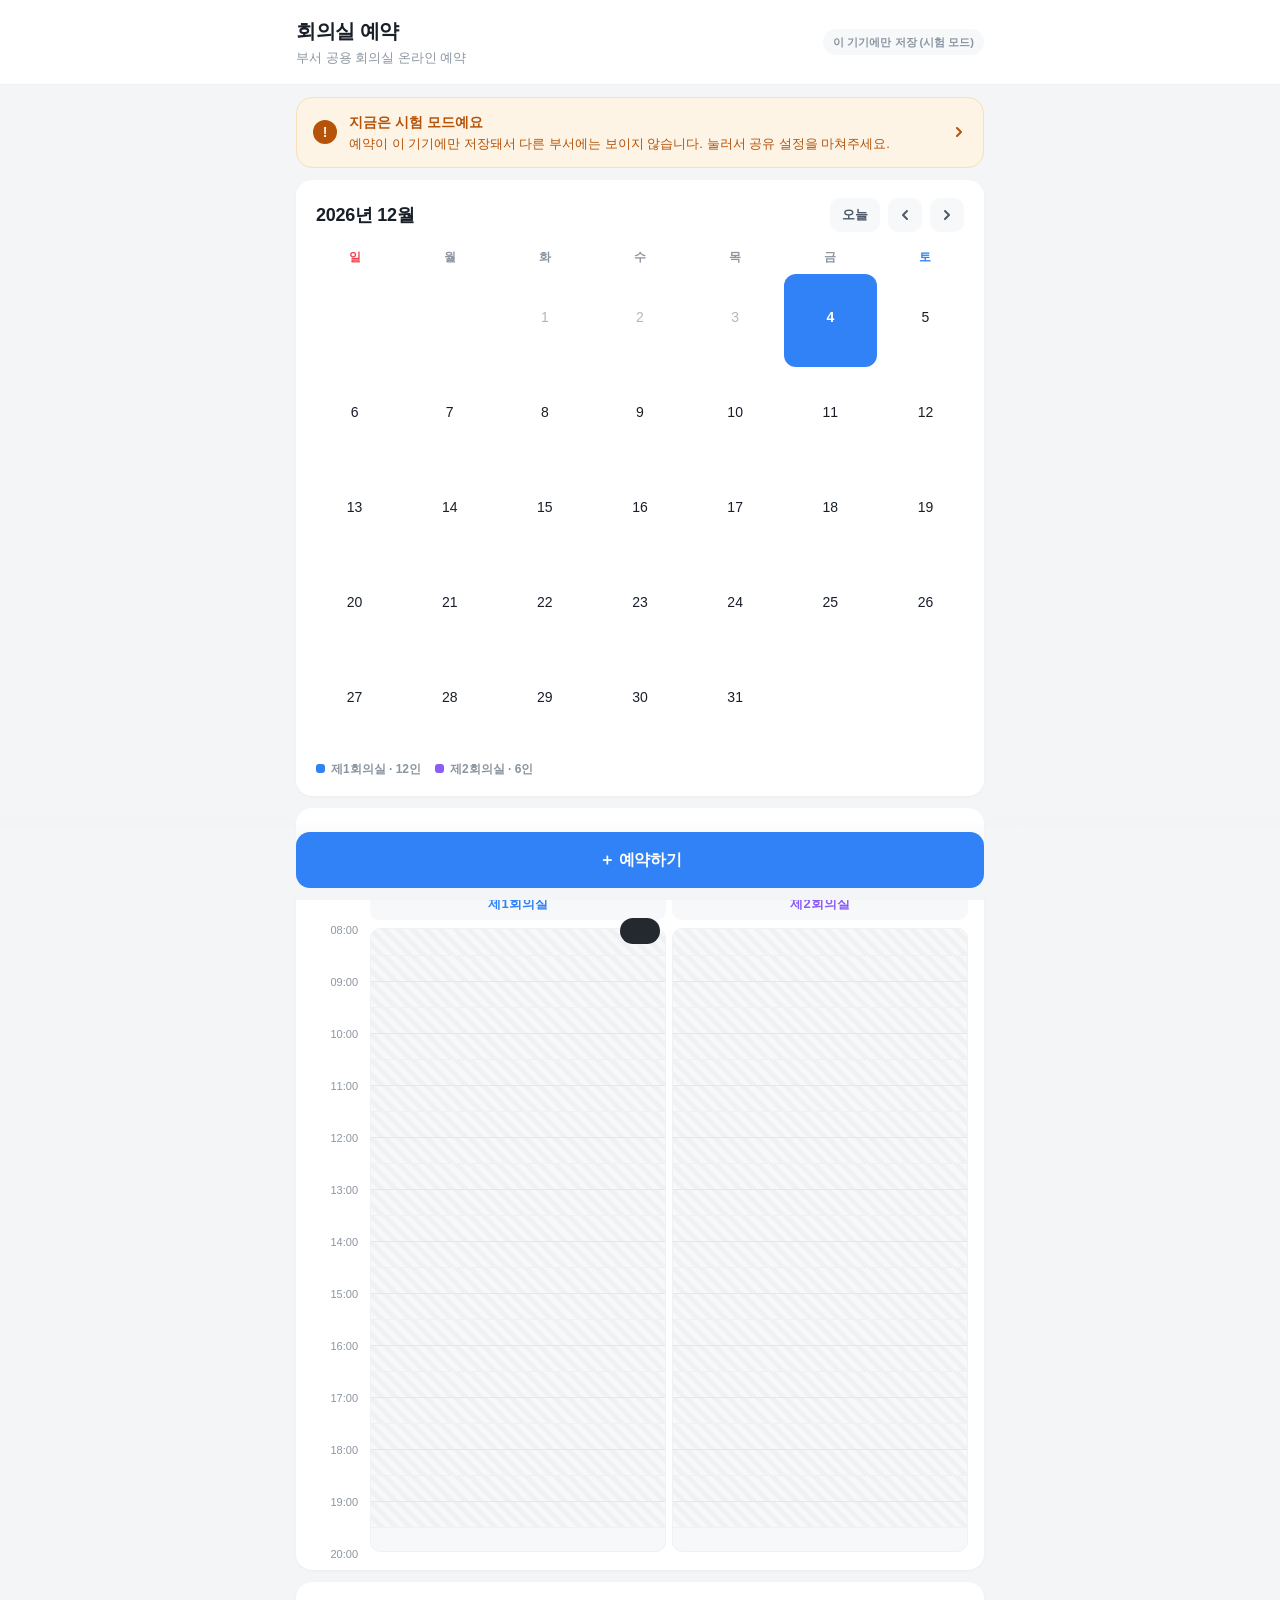
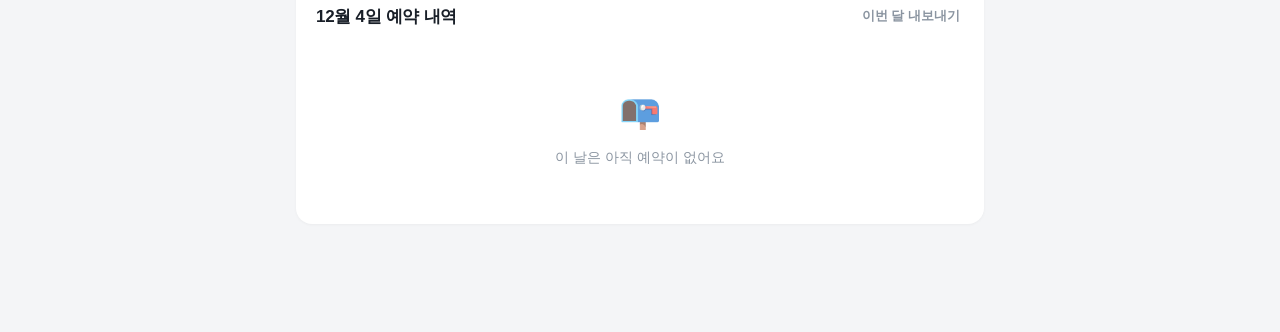
<file: index.html>
<!DOCTYPE html>
<html lang="ko">
<head>
<meta charset="UTF-8">
<meta name="viewport" content="width=device-width, initial-scale=1.0, viewport-fit=cover">
<meta name="theme-color" content="#3182f6">
<title>회의실 예약</title>
<link rel="icon" href="data:image/svg+xml,%3Csvg xmlns='http://www.w3.org/2000/svg' viewBox='0 0 100 100'%3E%3Ctext y='.9em' font-size='90'%3E%F0%9F%93%85%3C/text%3E%3C/svg%3E">
<link rel="stylesheet" href="./assets/style.css">
</head>
<body>

<header class="app-header">
  <div class="wrap">
    <div>
      <h1 id="appTitle">회의실 예약</h1>
      <p id="appSubtitle"></p>
    </div>
    <span class="storage-badge" id="storageBadge">불러오는 중…</span>
  </div>
</header>

<main class="wrap">
  <a class="mode-banner" id="modeBanner" href="./setup.html" hidden>
    <span class="mode-banner-mark">!</span>
    <span class="mode-banner-text">
      <b>지금은 시험 모드예요</b>
      예약이 이 기기에만 저장돼서 다른 부서에는 보이지 않습니다. 눌러서 공유 설정을 마쳐주세요.
    </span>
    <svg width="16" height="16" viewBox="0 0 16 16" fill="none" aria-hidden="true"><path d="M6 4l4 4-4 4" stroke="currentColor" stroke-width="2" stroke-linecap="round" stroke-linejoin="round"/></svg>
  </a>

  <section class="card">
    <div class="cal-nav">
      <div class="cal-month" id="calMonth"></div>
      <button class="chip-btn" id="btnToday" type="button">오늘</button>
      <button class="icon-btn" id="btnPrev" type="button" aria-label="이전 달">
        <svg width="16" height="16" viewBox="0 0 16 16" fill="none"><path d="M10 12L6 8l4-4" stroke="currentColor" stroke-width="2" stroke-linecap="round" stroke-linejoin="round"/></svg>
      </button>
      <button class="icon-btn" id="btnNext" type="button" aria-label="다음 달">
        <svg width="16" height="16" viewBox="0 0 16 16" fill="none"><path d="M6 4l4 4-4 4" stroke="currentColor" stroke-width="2" stroke-linecap="round" stroke-linejoin="round"/></svg>
      </button>
    </div>
    <div class="cal-grid" id="calGrid"></div>
    <div class="legend" id="legend"></div>
  </section>

  <section class="card">
    <div class="card-head">
      <div>
        <h2 id="dayTitle">날짜를 선택하세요</h2>
        <p id="daySummary"></p>
      </div>
    </div>
    <div class="tl-head" id="tlHead"></div>
    <div class="tl-body" id="tlBody"></div>
  </section>

  <section class="card">
    <div class="card-head">
      <h2 id="listTitle">예약 내역</h2>
      <button class="link-btn" id="btnExport" type="button">이번 달 내보내기</button>
    </div>
    <div class="res-list" id="resList"></div>
  </section>

  <p class="notice" id="notice" hidden></p>
</main>

<div class="fab-bar">
  <div class="wrap">
    <button class="btn-primary" id="btnNew" type="button">＋ 예약하기</button>
  </div>
</div>

<!-- 예약 입력 -->
<div class="overlay" id="formOverlay">
  <form class="sheet" id="bookForm" novalidate>
    <div class="sheet-handle"></div>
    <h3>회의실 예약</h3>
    <p class="desc">비어 있는 시간에만 예약할 수 있어요.</p>

    <div class="field">
      <label>회의실</label>
      <div class="seg" id="roomSeg"></div>
    </div>

    <div class="field">
      <label for="fDate">날짜</label>
      <input class="input" type="date" id="fDate" required>
    </div>

    <div class="row-2">
      <div class="field">
        <label for="fStart">시작 시간</label>
        <select class="input" id="fStart"></select>
      </div>
      <div class="field">
        <label for="fEnd">종료 시간</label>
        <select class="input" id="fEnd"></select>
      </div>
    </div>

    <div class="row-2">
      <div class="field">
        <label for="fDept">부서명</label>
        <input class="input" type="text" id="fDept" list="deptList" placeholder="예) 총무팀" required>
        <datalist id="deptList"></datalist>
      </div>
      <div class="field">
        <label for="fPerson">예약자</label>
        <input class="input" type="text" id="fPerson" placeholder="예) 홍길동" required>
      </div>
    </div>

    <div class="field">
      <label for="fPurpose">사용 목적 <span class="opt">(선택)</span></label>
      <input class="input" type="text" id="fPurpose" placeholder="예) 월간 업무회의">
    </div>

    <div class="field">
      <label for="fContact">연락처 <span class="opt">(선택)</span></label>
      <input class="input" type="text" id="fContact" inputmode="tel" placeholder="예) 내선 1234">
    </div>

    <div class="field">
      <label for="fPin">취소 비밀번호 (숫자 4자리)</label>
      <input class="input" type="password" id="fPin" inputmode="numeric" autocomplete="off"
             maxlength="4" pattern="[0-9]{4}" placeholder="예약을 취소할 때 필요해요" required>
    </div>

    <div class="sheet-actions">
      <button type="button" class="btn-ghost" id="btnFormCancel">닫기</button>
      <button type="submit" class="btn-primary" id="btnFormSubmit">예약하기</button>
    </div>
  </form>
</div>

<!-- 예약 취소 -->
<div class="overlay" id="cancelOverlay">
  <div class="sheet">
    <div class="sheet-handle"></div>
    <h3>예약을 취소할까요?</h3>
    <p class="desc">예약할 때 입력한 비밀번호가 필요해요.</p>
    <div class="summary-box" id="cancelSummary"></div>
    <div class="field">
      <label for="cPin">비밀번호</label>
      <input class="input" type="password" id="cPin" inputmode="numeric" autocomplete="off"
             maxlength="4" placeholder="숫자 4자리">
    </div>
    <div class="sheet-actions">
      <button type="button" class="btn-ghost" id="btnKeep">돌아가기</button>
      <button type="button" class="btn-danger" id="btnConfirmCancel">예약 취소</button>
    </div>
  </div>
</div>

<div class="toast" id="toast"></div>

<script type="module" src="./assets/app.js"></script>
</body>
</html>
</file>
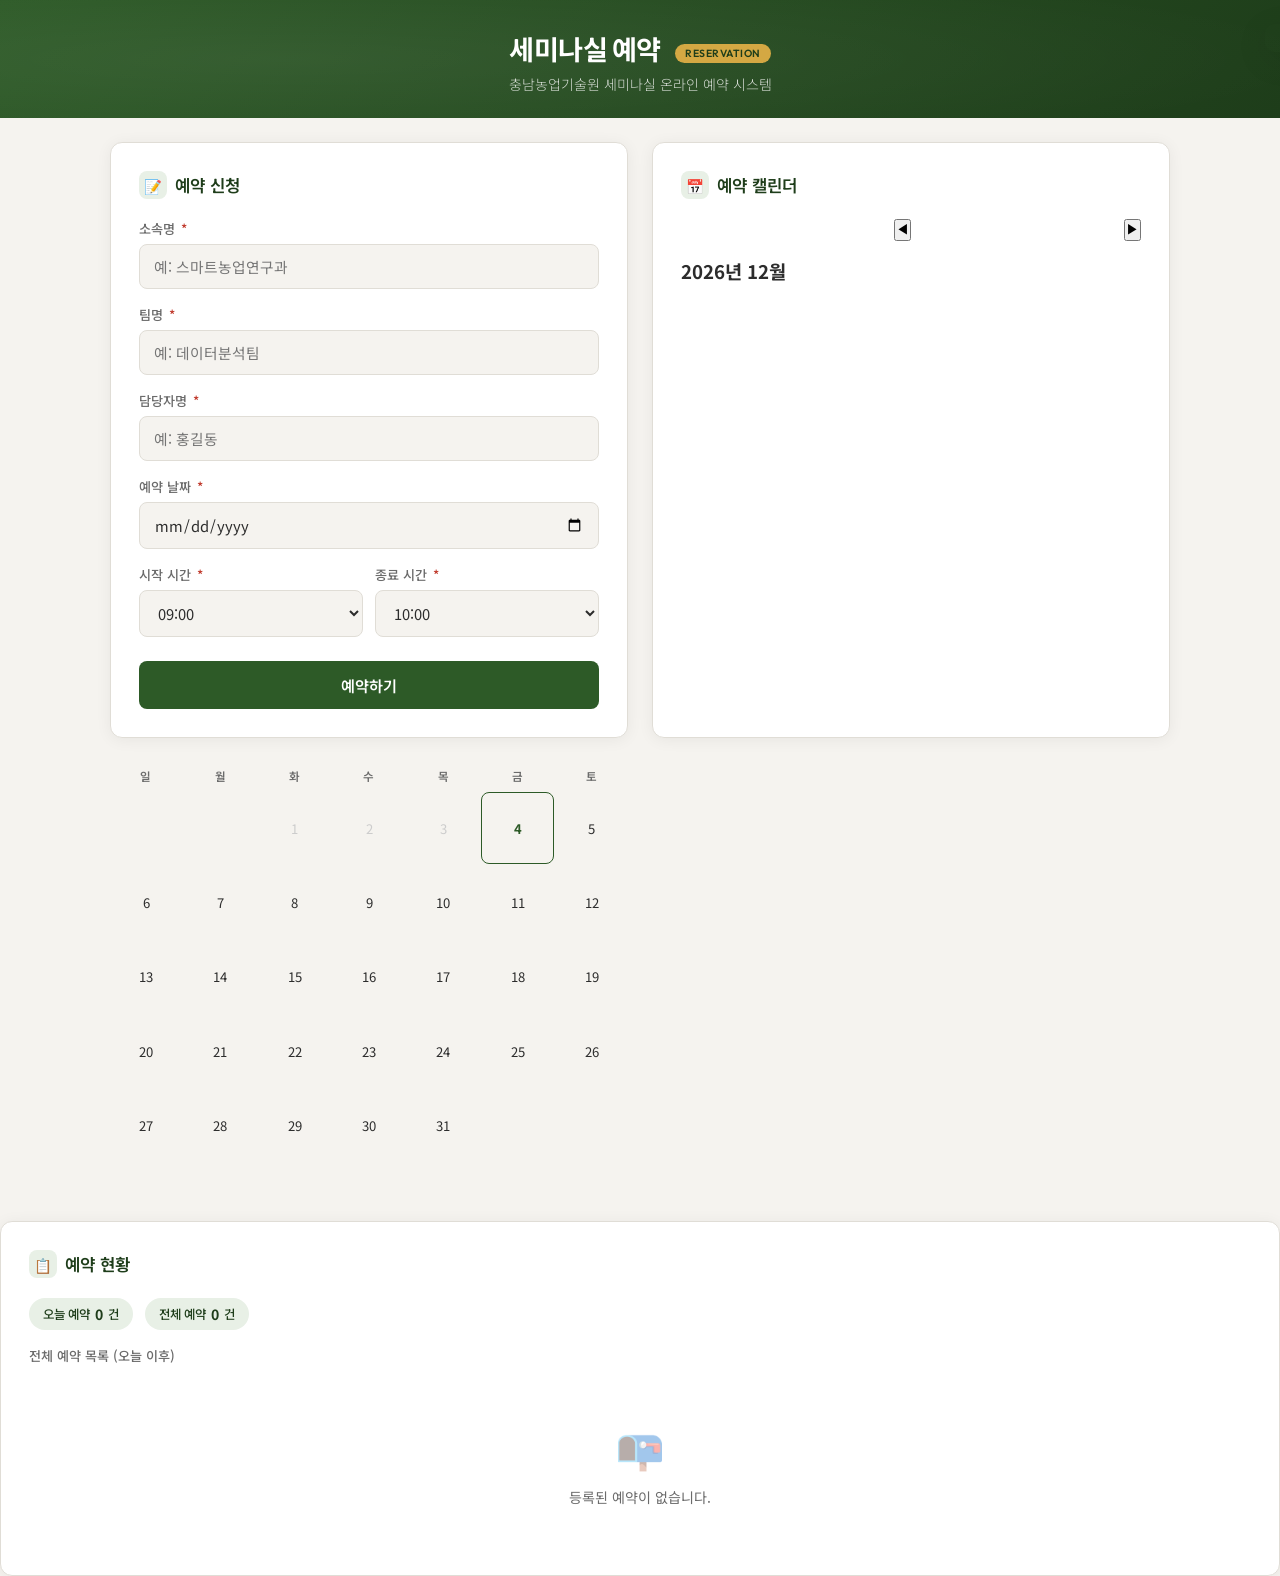
<file: index.html.html>
<!DOCTYPE html>
<html lang="ko">
<head>
<meta charset="UTF-8">
<meta name="viewport" content="width=device-width, initial-scale=1.0">
<title>세미나실 예약 시스템</title>
<link href="https://fonts.googleapis.com/css2?family=Noto+Sans+KR:wght@300;400;500;600;700&family=Outfit:wght@300;400;500;600;700&display=swap" rel="stylesheet">
<style>
  :root {
    --bg: #f5f3ef;
    --card: #ffffff;
    --primary: #2d5a27;
    --primary-light: #e8f0e6;
    --primary-dark: #1e3d1a;
    --accent: #d4a843;
    --accent-light: #faf3e0;
    --text: #2c2c2c;
    --text-light: #6b6b6b;
    --border: #e0ddd6;
    --danger: #c0392b;
    --danger-light: #fdecea;
    --success: #27ae60;
    --success-light: #eafaf1;
    --shadow: 0 2px 16px rgba(0,0,0,0.06);
    --shadow-lg: 0 8px 32px rgba(0,0,0,0.10);
    --radius: 12px;
  }

  * { margin: 0; padding: 0; box-sizing: border-box; }

  body {
    font-family: 'Noto Sans KR', 'Outfit', sans-serif;
    background: var(--bg);
    color: var(--text);
    min-height: 100vh;
  }

  /* Header */
  .header {
    background: linear-gradient(135deg, var(--primary) 0%, var(--primary-dark) 100%);
    color: white;
    padding: 28px 0 24px;
    text-align: center;
    position: relative;
    overflow: hidden;
  }

  .header::before {
    content: '';
    position: absolute;
    top: -50%;
    left: -20%;
    width: 140%;
    height: 200%;
    background: radial-gradient(ellipse at 30% 50%, rgba(255,255,255,0.06) 0%, transparent 60%);
    pointer-events: none;
  }

  .header h1 {
    font-family: 'Outfit', 'Noto Sans KR', sans-serif;
    font-size: 1.7rem;
    font-weight: 700;
    letter-spacing: -0.5px;
    position: relative;
  }

  .header h1 span {
    display: inline-block;
    background: var(--accent);
    color: var(--primary-dark);
    font-size: 0.65rem;
    padding: 3px 10px;
    border-radius: 20px;
    vertical-align: middle;
    margin-left: 10px;
    font-weight: 600;
    letter-spacing: 0.5px;
    text-transform: uppercase;
  }

  .header p {
    margin-top: 6px;
    font-size: 0.88rem;
    opacity: 0.8;
    font-weight: 300;
  }

  /* Layout */
  .container {
    max-width: 1100px;
    margin: 0 auto;
    padding: 24px 20px 60px;
    display: grid;
    grid-template-columns: 1fr 1fr;
    gap: 24px;
  }

  @media (max-width: 768px) {
    .container { grid-template-columns: 1fr; }
  }

  /* Card */
  .card {
    background: var(--card);
    border-radius: var(--radius);
    box-shadow: var(--shadow);
    padding: 28px;
    border: 1px solid var(--border);
  }

  .card-title {
    font-size: 1.05rem;
    font-weight: 600;
    margin-bottom: 20px;
    display: flex;
    align-items: center;
    gap: 8px;
    color: var(--primary-dark);
  }

  .card-title .icon {
    width: 28px;
    height: 28px;
    background: var(--primary-light);
    border-radius: 8px;
    display: flex;
    align-items: center;
    justify-content: center;
    font-size: 0.9rem;
  }

  /* Form */
  .form-group {
    margin-bottom: 16px;
  }

  .form-group label {
    display: block;
    font-size: 0.82rem;
    font-weight: 500;
    margin-bottom: 6px;
    color: var(--text-light);
  }

  .form-group label .required {
    color: var(--danger);
    margin-left: 2px;
  }

  .form-group input,
  .form-group select {
    width: 100%;
    padding: 11px 14px;
    border: 1.5px solid var(--border);
    border-radius: 8px;
    font-size: 0.92rem;
    font-family: inherit;
    transition: all 0.2s;
    background: var(--bg);
    color: var(--text);
  }

  .form-group input:focus,
  .form-group select:focus {
    outline: none;
    border-color: var(--primary);
    box-shadow: 0 0 0 3px rgba(45,90,39,0.1);
    background: white;
  }

  .time-row {
    display: grid;
    grid-template-columns: 1fr 1fr;
    gap: 12px;
  }

  .btn {
    width: 100%;
    padding: 13px;
    border: none;
    border-radius: 8px;
    font-size: 0.95rem;
    font-weight: 600;
    font-family: inherit;
    cursor: pointer;
    transition: all 0.2s;
    margin-top: 8px;
  }

  .btn-primary {
    background: var(--primary);
    color: white;
  }

  .btn-primary:hover {
    background: var(--primary-dark);
    transform: translateY(-1px);
    box-shadow: 0 4px 12px rgba(45,90,39,0.3);
  }

  .btn-primary:active {
    transform: translateY(0);
  }

  /* Calendar */
  .cal-header {
    display: flex;
    justify-content: space-between;
    align-items: center;
    margin-bottom: 16px;
  }

  .cal-header h3 {
    font-size: 1rem;
    font-weight: 600;
  }

  .cal-nav {
    display: flex;
    gap: 6px;
  }

  .cal-nav button {
    width: 32px;
    height: 32px;
    border: 1.5px solid var(--border);
    border-radius: 8px;
    background: white;
    cursor: pointer;
    font-size: 0.85rem;
    display: flex;
    align-items: center;
    justify-content: center;
    transition: all 0.15s;
    color: var(--text);
  }

  .cal-nav button:hover {
    background: var(--primary-light);
    border-color: var(--primary);
    color: var(--primary);
  }

  .cal-grid {
    display: grid;
    grid-template-columns: repeat(7, 1fr);
    gap: 2px;
  }

  .cal-dow {
    text-align: center;
    font-size: 0.72rem;
    font-weight: 600;
    color: var(--text-light);
    padding: 6px 0;
    text-transform: uppercase;
    letter-spacing: 0.5px;
  }

  .cal-day {
    aspect-ratio: 1;
    display: flex;
    flex-direction: column;
    align-items: center;
    justify-content: center;
    border-radius: 8px;
    font-size: 0.82rem;
    cursor: pointer;
    transition: all 0.15s;
    position: relative;
    font-weight: 400;
  }

  .cal-day:hover:not(.empty):not(.past) {
    background: var(--primary-light);
  }

  .cal-day.today {
    font-weight: 700;
    color: var(--primary);
    border: 1.5px solid var(--primary);
  }

  .cal-day.selected {
    background: var(--primary) !important;
    color: white !important;
    font-weight: 600;
  }

  .cal-day.selected .dot-container .dot { background: white !important; }

  .cal-day.past {
    color: #ccc;
    cursor: default;
  }

  .cal-day.empty {
    cursor: default;
  }

  .cal-day .dot-container {
    display: flex;
    gap: 2px;
    margin-top: 2px;
    height: 5px;
  }

  .dot {
    width: 5px;
    height: 5px;
    border-radius: 50%;
    background: var(--accent);
  }

  /* Reservation list */
  .full-width {
    grid-column: 1 / -1;
  }

  .res-list {
    max-height: 400px;
    overflow-y: auto;
  }

  .res-item {
    display: flex;
    align-items: center;
    justify-content: space-between;
    padding: 14px 16px;
    border-radius: 10px;
    margin-bottom: 8px;
    background: var(--bg);
    border: 1px solid var(--border);
    transition: all 0.2s;
  }

  .res-item:hover {
    border-color: var(--primary);
    box-shadow: 0 2px 8px rgba(0,0,0,0.04);
  }

  .res-info {
    flex: 1;
  }

  .res-info .res-title {
    font-weight: 600;
    font-size: 0.9rem;
    margin-bottom: 3px;
  }

  .res-info .res-detail {
    font-size: 0.78rem;
    color: var(--text-light);
  }

  .res-time-badge {
    background: var(--primary-light);
    color: var(--primary-dark);
    font-size: 0.78rem;
    font-weight: 600;
    padding: 5px 12px;
    border-radius: 20px;
    white-space: nowrap;
    margin-left: 12px;
  }

  .res-delete {
    background: none;
    border: none;
    color: #ccc;
    cursor: pointer;
    font-size: 1.1rem;
    padding: 4px 8px;
    margin-left: 8px;
    border-radius: 6px;
    transition: all 0.15s;
  }

  .res-delete:hover {
    background: var(--danger-light);
    color: var(--danger);
  }

  .empty-state {
    text-align: center;
    padding: 40px 20px;
    color: var(--text-light);
  }

  .empty-state .empty-icon {
    font-size: 2.5rem;
    margin-bottom: 12px;
    opacity: 0.4;
  }

  .empty-state p {
    font-size: 0.88rem;
  }

  /* Modal / Toast */
  .toast {
    position: fixed;
    top: 24px;
    right: 24px;
    padding: 14px 22px;
    border-radius: 10px;
    font-size: 0.88rem;
    font-weight: 500;
    box-shadow: var(--shadow-lg);
    z-index: 1000;
    transform: translateX(120%);
    transition: transform 0.35s cubic-bezier(0.4, 0, 0.2, 1);
    display: flex;
    align-items: center;
    gap: 8px;
    max-width: 380px;
  }

  .toast.show { transform: translateX(0); }

  .toast.success {
    background: var(--success-light);
    color: #1a7a42;
    border: 1px solid #a3d9b1;
  }

  .toast.error {
    background: var(--danger-light);
    color: var(--danger);
    border: 1px solid #f1b4ae;
  }

  .toast.warning {
    background: var(--accent-light);
    color: #8a6d1b;
    border: 1px solid #e8d49a;
  }

  /* Scrollbar */
  .res-list::-webkit-scrollbar { width: 6px; }
  .res-list::-webkit-scrollbar-track { background: transparent; }
  .res-list::-webkit-scrollbar-thumb { background: var(--border); border-radius: 3px; }

  /* Animations */
  @keyframes fadeInUp {
    from { opacity: 0; transform: translateY(16px); }
    to { opacity: 1; transform: translateY(0); }
  }

  .card { animation: fadeInUp 0.4s ease-out both; }
  .card:nth-child(2) { animation-delay: 0.08s; }
  .card:nth-child(3) { animation-delay: 0.16s; }

  /* Today's reservations summary */
  .today-summary {
    display: flex;
    gap: 12px;
    margin-bottom: 16px;
    flex-wrap: wrap;
  }

  .summary-chip {
    background: var(--primary-light);
    color: var(--primary-dark);
    font-size: 0.78rem;
    font-weight: 500;
    padding: 6px 14px;
    border-radius: 20px;
    display: flex;
    align-items: center;
    gap: 5px;
  }

  .summary-chip .num {
    font-weight: 700;
    font-size: 0.88rem;
  }

  .filter-date {
    font-size: 0.82rem;
    color: var(--text-light);
    margin-bottom: 12px;
    font-weight: 500;
  }

  /* Confirm Dialog */
  .overlay {
    position: fixed;
    inset: 0;
    background: rgba(0,0,0,0.35);
    z-index: 999;
    display: none;
    align-items: center;
    justify-content: center;
    backdrop-filter: blur(2px);
  }

  .overlay.show { display: flex; }

  .dialog {
    background: white;
    border-radius: 16px;
    padding: 32px;
    max-width: 400px;
    width: 90%;
    box-shadow: var(--shadow-lg);
    text-align: center;
  }

  .dialog h3 {
    font-size: 1.05rem;
    margin-bottom: 8px;
  }

  .dialog p {
    font-size: 0.88rem;
    color: var(--text-light);
    margin-bottom: 20px;
    line-height: 1.5;
  }

  .dialog-btns {
    display: flex;
    gap: 10px;
  }

  .dialog-btns button {
    flex: 1;
    padding: 10px;
    border-radius: 8px;
    font-size: 0.88rem;
    font-weight: 600;
    font-family: inherit;
    cursor: pointer;
    border: 1.5px solid var(--border);
    background: white;
    transition: all 0.15s;
  }

  .dialog-btns .btn-confirm {
    background: var(--danger);
    color: white;
    border-color: var(--danger);
  }

  .dialog-btns .btn-confirm:hover { background: #a93226; }
  .dialog-btns button:first-child:hover { background: var(--bg); }
</style>
</head>
<body>

<div class="header">
  <h1>세미나실 예약 <span>RESERVATION</span></h1>
  <p>충남농업기술원 세미나실 온라인 예약 시스템</p>
</div>

<div class="container">
  <!-- Reservation Form -->
  <div class="card">
    <div class="card-title">
      <div class="icon">📝</div>
      예약 신청
    </div>
    <form id="reservationForm" onsubmit="return false;">
      <div class="form-group">
        <label>소속명 <span class="required">*</span></label>
        <input type="text" id="department" placeholder="예: 스마트농업연구과" required>
      </div>
      <div class="form-group">
        <label>팀명 <span class="required">*</span></label>
        <input type="text" id="team" placeholder="예: 데이터분석팀" required>
      </div>
      <div class="form-group">
        <label>담당자명 <span class="required">*</span></label>
        <input type="text" id="person" placeholder="예: 홍길동" required>
      </div>
      <div class="form-group">
        <label>예약 날짜 <span class="required">*</span></label>
        <input type="date" id="resDate" required>
      </div>
      <div class="time-row">
        <div class="form-group">
          <label>시작 시간 <span class="required">*</span></label>
          <select id="startTime"></select>
        </div>
        <div class="form-group">
          <label>종료 시간 <span class="required">*</span></label>
          <select id="endTime"></select>
        </div>
      </div>
      <button type="button" class="btn btn-primary" onclick="submitReservation()">예약하기</button>
    </form>
  </div>

  <!-- Calendar -->
  <div class="card">
    <div class="card-title">
      <div class="icon">📅</div>
      예약 캘린더
    </div>
    <div class="cal-header">
      <button class="cal-nav" style="border:none;background:none;padding:0;">
        <div class="cal-nav">
          <button onclick="changeMonth(-1)">◀</button>
          <button onclick="changeMonth(1)">▶</button>
        </div>
      </button>
      <h3 id="calMonthLabel"></h3>
    </div>
    <div class="cal-grid" id="calGrid"></div>
  </div>

  <!-- Reservation List -->
  <div class="card full-width">
    <div class="card-title">
      <div class="icon">📋</div>
      예약 현황
    </div>
    <div class="today-summary" id="todaySummary"></div>
    <div class="filter-date" id="filterLabel"></div>
    <div class="res-list" id="resList"></div>
  </div>
</div>

<!-- Toast -->
<div class="toast" id="toast"></div>

<!-- Confirm Dialog -->
<div class="overlay" id="overlay">
  <div class="dialog">
    <h3>예약 취소</h3>
    <p id="dialogMsg">이 예약을 취소하시겠습니까?</p>
    <div class="dialog-btns">
      <button onclick="closeDialog()">아니오</button>
      <button class="btn-confirm" onclick="confirmDelete()">취소하기</button>
    </div>
  </div>
</div>

<script>
  // --- State ---
  let reservations = JSON.parse(localStorage.getItem('seminar_reservations') || '[]');
  let calYear, calMonth;
  let selectedDate = null;
  let deleteTarget = null;

  const today = new Date();
  calYear = today.getFullYear();
  calMonth = today.getMonth();

  // --- Init ---
  function init() {
    populateTimeSelects();
    document.getElementById('resDate').min = formatDate(today);
    renderCalendar();
    renderList();
    updateSummary();

    document.getElementById('resDate').addEventListener('change', function() {
      const d = new Date(this.value + 'T00:00:00');
      selectedDate = this.value;
      calYear = d.getFullYear();
      calMonth = d.getMonth();
      renderCalendar();
      renderList();
    });
  }

  function populateTimeSelects() {
    const start = document.getElementById('startTime');
    const end = document.getElementById('endTime');
    for (let h = 8; h <= 21; h++) {
      for (let m = 0; m < 60; m += 30) {
        const val = `${String(h).padStart(2,'0')}:${String(m).padStart(2,'0')}`;
        start.innerHTML += `<option value="${val}">${val}</option>`;
        end.innerHTML += `<option value="${val}">${val}</option>`;
      }
    }
    const last = '22:00';
    end.innerHTML += `<option value="${last}">${last}</option>`;
    start.value = '09:00';
    end.value = '10:00';
  }

  function formatDate(d) {
    return d.getFullYear() + '-' + String(d.getMonth()+1).padStart(2,'0') + '-' + String(d.getDate()).padStart(2,'0');
  }

  // --- Calendar ---
  function renderCalendar() {
    const grid = document.getElementById('calGrid');
    const label = document.getElementById('calMonthLabel');
    label.textContent = `${calYear}년 ${calMonth + 1}월`;

    const dows = ['일','월','화','수','목','금','토'];
    let html = dows.map(d => `<div class="cal-dow">${d}</div>`).join('');

    const firstDay = new Date(calYear, calMonth, 1).getDay();
    const lastDate = new Date(calYear, calMonth + 1, 0).getDate();
    const todayStr = formatDate(today);

    for (let i = 0; i < firstDay; i++) {
      html += '<div class="cal-day empty"></div>';
    }

    for (let d = 1; d <= lastDate; d++) {
      const dateStr = `${calYear}-${String(calMonth+1).padStart(2,'0')}-${String(d).padStart(2,'0')}`;
      const isPast = dateStr < todayStr;
      const isToday = dateStr === todayStr;
      const isSelected = dateStr === selectedDate;

      const count = reservations.filter(r => r.date === dateStr).length;
      let dots = '';
      if (count > 0) {
        const dotCount = Math.min(count, 3);
        dots = '<div class="dot-container">' + Array(dotCount).fill('<div class="dot"></div>').join('') + '</div>';
      }

      let cls = 'cal-day';
      if (isPast) cls += ' past';
      if (isToday) cls += ' today';
      if (isSelected) cls += ' selected';

      html += `<div class="${cls}" onclick="selectDate('${dateStr}', ${isPast})">${d}${dots}</div>`;
    }

    grid.innerHTML = html;
  }

  function selectDate(dateStr, isPast) {
    if (isPast) return;
    selectedDate = dateStr;
    document.getElementById('resDate').value = dateStr;
    renderCalendar();
    renderList();
  }

  function changeMonth(dir) {
    calMonth += dir;
    if (calMonth < 0) { calMonth = 11; calYear--; }
    if (calMonth > 11) { calMonth = 0; calYear++; }
    renderCalendar();
  }

  // --- Reservation Logic ---
  function hasConflict(date, start, end, excludeId) {
    return reservations.some(r => {
      if (r.date !== date) return false;
      if (excludeId && r.id === excludeId) return false;
      return start < r.endTime && end > r.startTime;
    });
  }

  function submitReservation() {
    const dept = document.getElementById('department').value.trim();
    const team = document.getElementById('team').value.trim();
    const person = document.getElementById('person').value.trim();
    const date = document.getElementById('resDate').value;
    const startTime = document.getElementById('startTime').value;
    const endTime = document.getElementById('endTime').value;

    if (!dept || !team || !person || !date) {
      showToast('모든 항목을 입력해주세요.', 'warning');
      return;
    }

    if (startTime >= endTime) {
      showToast('종료 시간은 시작 시간 이후여야 합니다.', 'warning');
      return;
    }

    if (hasConflict(date, startTime, endTime)) {
      showToast('⚠️ 해당 시간대에 이미 예약이 존재합니다. 다른 시간을 선택해주세요.', 'error');
      return;
    }

    const reservation = {
      id: Date.now().toString(36) + Math.random().toString(36).slice(2, 6),
      department: dept,
      team: team,
      person: person,
      date: date,
      startTime: startTime,
      endTime: endTime,
      createdAt: new Date().toISOString()
    };

    reservations.push(reservation);
    save();

    selectedDate = date;
    renderCalendar();
    renderList();
    updateSummary();

    // Reset form partially
    document.getElementById('person').value = '';
    document.getElementById('startTime').value = '09:00';
    document.getElementById('endTime').value = '10:00';

    showToast('✅ 예약이 완료되었습니다!', 'success');
  }

  function deleteReservation(id) {
    deleteTarget = id;
    const r = reservations.find(r => r.id === id);
    if (r) {
      document.getElementById('dialogMsg').textContent =
        `${r.date} ${r.startTime}~${r.endTime} (${r.person}) 예약을 취소하시겠습니까?`;
    }
    document.getElementById('overlay').classList.add('show');
  }

  function confirmDelete() {
    if (deleteTarget) {
      reservations = reservations.filter(r => r.id !== deleteTarget);
      save();
      renderCalendar();
      renderList();
      updateSummary();
      showToast('예약이 취소되었습니다.', 'warning');
    }
    closeDialog();
  }

  function closeDialog() {
    document.getElementById('overlay').classList.remove('show');
    deleteTarget = null;
  }

  // --- Render List ---
  function renderList() {
    const list = document.getElementById('resList');
    const label = document.getElementById('filterLabel');

    let filtered = reservations;
    if (selectedDate) {
      filtered = reservations.filter(r => r.date === selectedDate);
      const d = new Date(selectedDate + 'T00:00:00');
      label.textContent = `${d.getFullYear()}년 ${d.getMonth()+1}월 ${d.getDate()}일 예약 목록`;
    } else {
      // Show upcoming
      const todayStr = formatDate(today);
      filtered = reservations.filter(r => r.date >= todayStr);
      label.textContent = '전체 예약 목록 (오늘 이후)';
    }

    filtered.sort((a, b) => {
      if (a.date !== b.date) return a.date.localeCompare(b.date);
      return a.startTime.localeCompare(b.startTime);
    });

    if (filtered.length === 0) {
      list.innerHTML = `
        <div class="empty-state">
          <div class="empty-icon">📭</div>
          <p>등록된 예약이 없습니다.</p>
        </div>`;
      return;
    }

    list.innerHTML = filtered.map(r => `
      <div class="res-item">
        <div class="res-info">
          <div class="res-title">${r.department} / ${r.team}</div>
          <div class="res-detail">담당자: ${r.person} · ${r.date}</div>
        </div>
        <div class="res-time-badge">${r.startTime} ~ ${r.endTime}</div>
        <button class="res-delete" onclick="deleteReservation('${r.id}')" title="예약 취소">✕</button>
      </div>
    `).join('');
  }

  function updateSummary() {
    const todayStr = formatDate(today);
    const todayCount = reservations.filter(r => r.date === todayStr).length;
    const totalCount = reservations.filter(r => r.date >= todayStr).length;

    document.getElementById('todaySummary').innerHTML = `
      <div class="summary-chip">오늘 예약 <span class="num">${todayCount}</span>건</div>
      <div class="summary-chip">전체 예약 <span class="num">${totalCount}</span>건</div>
    `;
  }

  // --- Storage ---
  function save() {
    localStorage.setItem('seminar_reservations', JSON.stringify(reservations));
  }

  // --- Toast ---
  function showToast(msg, type) {
    const toast = document.getElementById('toast');
    toast.className = 'toast ' + type;
    toast.textContent = msg;
    setTimeout(() => toast.classList.add('show'), 10);
    setTimeout(() => toast.classList.remove('show'), 3500);
  }

  // --- Go ---
  init();
</script>
</body>
</html>
</file>
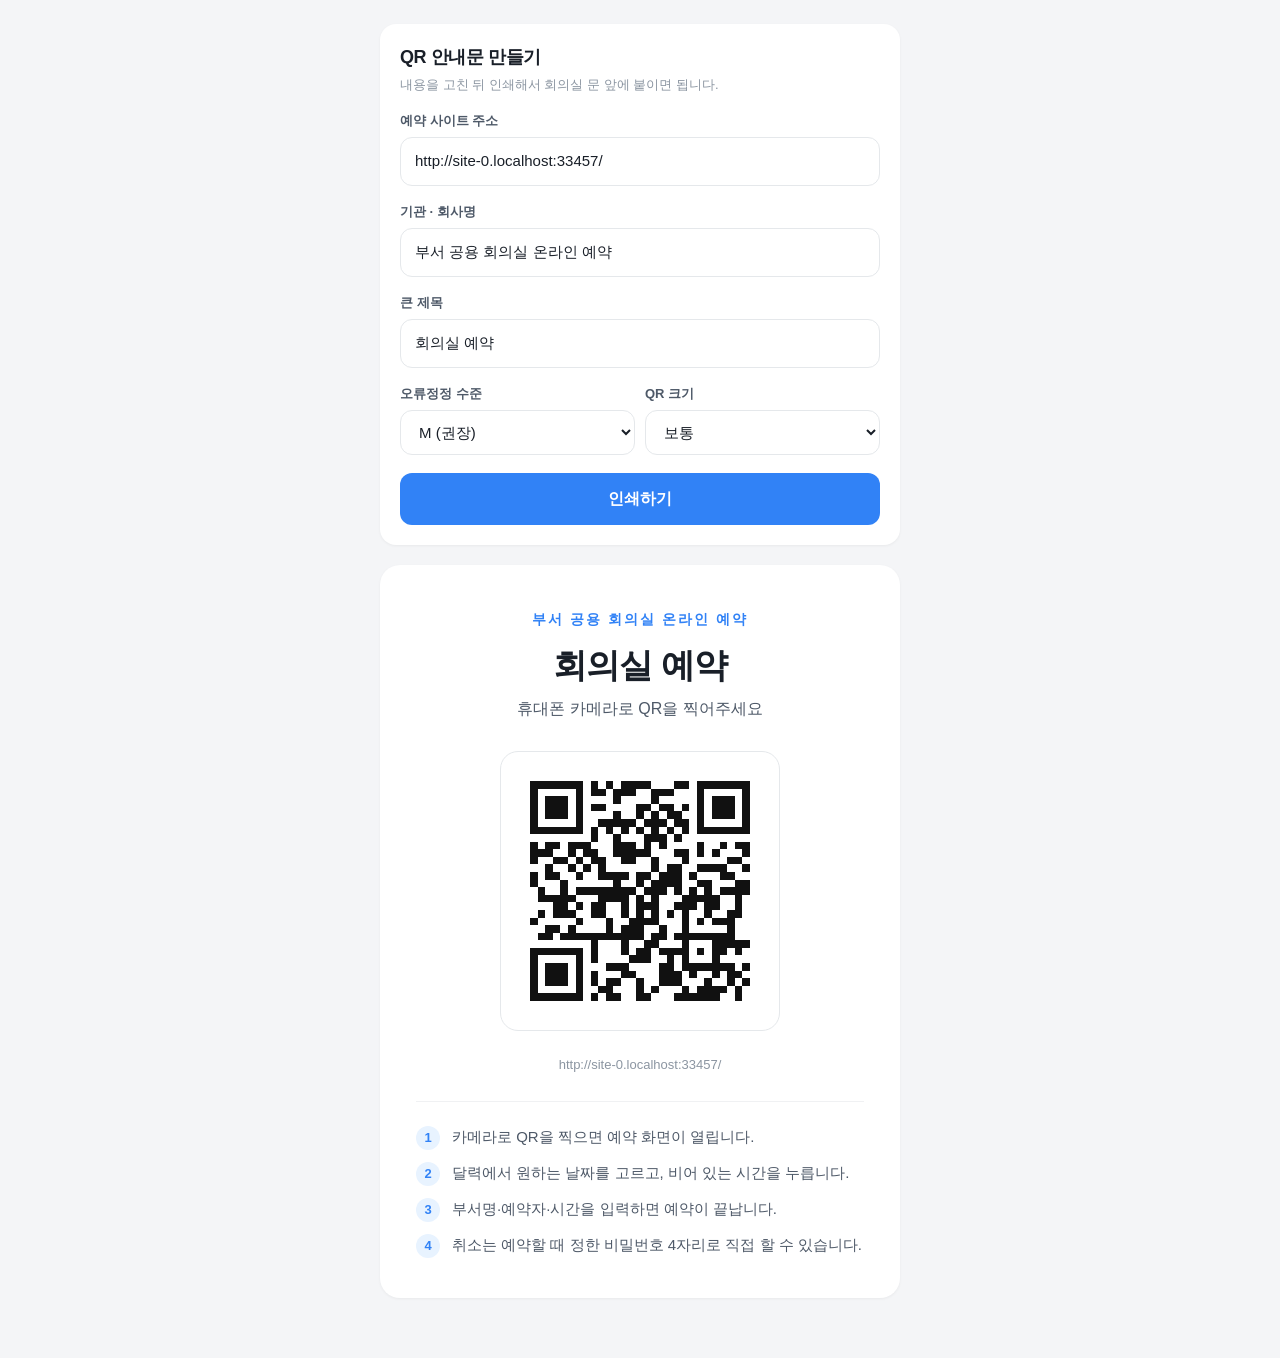
<file: qr.html>
<!DOCTYPE html>
<html lang="ko">
<head>
<meta charset="UTF-8">
<meta name="viewport" content="width=device-width, initial-scale=1.0">
<title>회의실 예약 QR 안내문</title>
<link rel="icon" href="data:image/svg+xml,%3Csvg xmlns='http://www.w3.org/2000/svg' viewBox='0 0 100 100'%3E%3Ctext y='.9em' font-size='90'%3E%F0%9F%93%85%3C/text%3E%3C/svg%3E">
<style>
  * { margin: 0; padding: 0; box-sizing: border-box; }

  body {
    font-family: 'Pretendard', -apple-system, BlinkMacSystemFont, 'Malgun Gothic', 'Apple SD Gothic Neo', sans-serif;
    background: #f4f5f7;
    color: #191f28;
    padding: 24px 16px 60px;
    line-height: 1.5;
  }

  .toolbar {
    max-width: 520px;
    margin: 0 auto 20px;
    background: #fff;
    border-radius: 16px;
    padding: 20px;
    box-shadow: 0 1px 3px rgba(0, 0, 0, 0.05);
  }

  .toolbar h1 { font-size: 18px; font-weight: 800; letter-spacing: -0.4px; }
  .toolbar p { font-size: 13px; color: #8b95a1; margin-top: 4px; }

  label {
    display: block;
    font-size: 13px;
    font-weight: 600;
    color: #4e5968;
    margin: 16px 0 7px;
  }

  input, select {
    width: 100%;
    padding: 12px 14px;
    border: 1.5px solid #e5e8eb;
    border-radius: 12px;
    font: inherit;
    font-size: 15px;
    outline: none;
    background: #fff;
    color: inherit;
  }

  input:focus, select:focus { border-color: #3182f6; }

  .row { display: grid; grid-template-columns: 1fr 1fr; gap: 10px; }

  button {
    width: 100%;
    margin-top: 18px;
    padding: 14px;
    border: none;
    border-radius: 12px;
    background: #3182f6;
    color: #fff;
    font: inherit;
    font-size: 16px;
    font-weight: 700;
    cursor: pointer;
  }

  button:hover { background: #1b64da; }

  /* ---- 인쇄되는 안내문 ---- */
  .poster {
    max-width: 520px;
    margin: 0 auto;
    background: #fff;
    border-radius: 20px;
    padding: 44px 36px 40px;
    text-align: center;
    box-shadow: 0 1px 3px rgba(0, 0, 0, 0.05);
  }

  .poster .eyebrow {
    font-size: 14px;
    font-weight: 700;
    color: #3182f6;
    letter-spacing: 2px;
  }

  .poster h2 {
    font-size: 34px;
    font-weight: 900;
    letter-spacing: -1px;
    margin: 10px 0 6px;
  }

  .poster .lead { font-size: 16px; color: #4e5968; }

  .qr-box {
    margin: 30px auto 24px;
    width: 280px;
    max-width: 100%;
    border: 1px solid #e5e8eb;
    border-radius: 18px;
    padding: 14px;
    background: #fff;
  }

  .qr-box svg { width: 100%; height: auto; display: block; }

  .poster .url {
    font-size: 13px;
    color: #8b95a1;
    word-break: break-all;
    margin-bottom: 26px;
  }

  .steps {
    text-align: left;
    display: grid;
    gap: 12px;
    border-top: 1px solid #f0f1f3;
    padding-top: 24px;
  }

  .steps div {
    display: flex;
    gap: 12px;
    align-items: flex-start;
    font-size: 15px;
    color: #4e5968;
  }

  .steps b {
    flex-shrink: 0;
    width: 24px;
    height: 24px;
    border-radius: 50%;
    background: #e8f3ff;
    color: #3182f6;
    font-size: 13px;
    display: flex;
    align-items: center;
    justify-content: center;
  }

  .error { color: #f04452; font-size: 14px; font-weight: 600; margin-top: 12px; }

  @media print {
    @page { margin: 12mm; }
    body { background: #fff; padding: 0; }
    .toolbar { display: none; }
    .poster { box-shadow: none; border-radius: 0; max-width: none; padding: 0; }
    .qr-box { border-color: #ddd; }
  }
</style>
</head>
<body>

<div class="toolbar">
  <h1>QR 안내문 만들기</h1>
  <p>내용을 고친 뒤 인쇄해서 회의실 문 앞에 붙이면 됩니다.</p>

  <label for="url">예약 사이트 주소</label>
  <input id="url" type="url" placeholder="https://...">

  <label for="place">기관 · 회사명</label>
  <input id="place" type="text" placeholder="예) 총무팀">

  <label for="heading">큰 제목</label>
  <input id="heading" type="text" placeholder="회의실 예약">

  <div class="row">
    <div>
      <label for="ec">오류정정 수준</label>
      <select id="ec">
        <option value="L">L (작게)</option>
        <option value="M" selected>M (권장)</option>
        <option value="Q">Q</option>
        <option value="H">H (튼튼하게)</option>
      </select>
    </div>
    <div>
      <label for="size">QR 크기</label>
      <select id="size">
        <option value="220">작게</option>
        <option value="280" selected>보통</option>
        <option value="360">크게</option>
      </select>
    </div>
  </div>

  <button type="button" id="btnPrint">인쇄하기</button>
  <div class="error" id="error" hidden></div>
</div>

<div class="poster">
  <div class="eyebrow" id="pPlace"></div>
  <h2 id="pHeading">회의실 예약</h2>
  <p class="lead">휴대폰 카메라로 QR을 찍어주세요</p>
  <div class="qr-box" id="qrBox"></div>
  <p class="url" id="pUrl"></p>
  <div class="steps">
    <div><b>1</b><span>카메라로 QR을 찍으면 예약 화면이 열립니다.</span></div>
    <div><b>2</b><span>달력에서 원하는 날짜를 고르고, 비어 있는 시간을 누릅니다.</span></div>
    <div><b>3</b><span>부서명·예약자·시간을 입력하면 예약이 끝납니다.</span></div>
    <div><b>4</b><span>취소는 예약할 때 정한 비밀번호 4자리로 직접 할 수 있습니다.</span></div>
  </div>
</div>

<script type="module">
import { qrToSvg } from './assets/qrcode.js';
import { CONFIG } from './assets/config.js';

const $ = (id) => document.getElementById(id);
const defaultUrl = new URL('./', location.href).href;

$('url').value = defaultUrl;
$('heading').value = CONFIG.title;
$('place').value = CONFIG.subtitle;

function draw() {
  const url = $('url').value.trim() || defaultUrl;
  const size = Number($('size').value);

  $('pPlace').textContent = $('place').value.trim();
  $('pHeading').textContent = $('heading').value.trim() || '회의실 예약';
  $('pUrl').textContent = url;
  $('qrBox').style.width = `${size}px`;

  try {
    $('qrBox').innerHTML = qrToSvg(url, { ecLevel: $('ec').value, quietZone: 2, scale: 8 });
    $('error').hidden = true;
  } catch (err) {
    $('qrBox').innerHTML = '';
    $('error').hidden = false;
    $('error').textContent = err.message;
  }
}

['url', 'place', 'heading', 'ec', 'size'].forEach((id) => {
  $(id).addEventListener('input', draw);
  $(id).addEventListener('change', draw);
});
$('btnPrint').onclick = () => window.print();

draw();
</script>
</body>
</html>
</file>
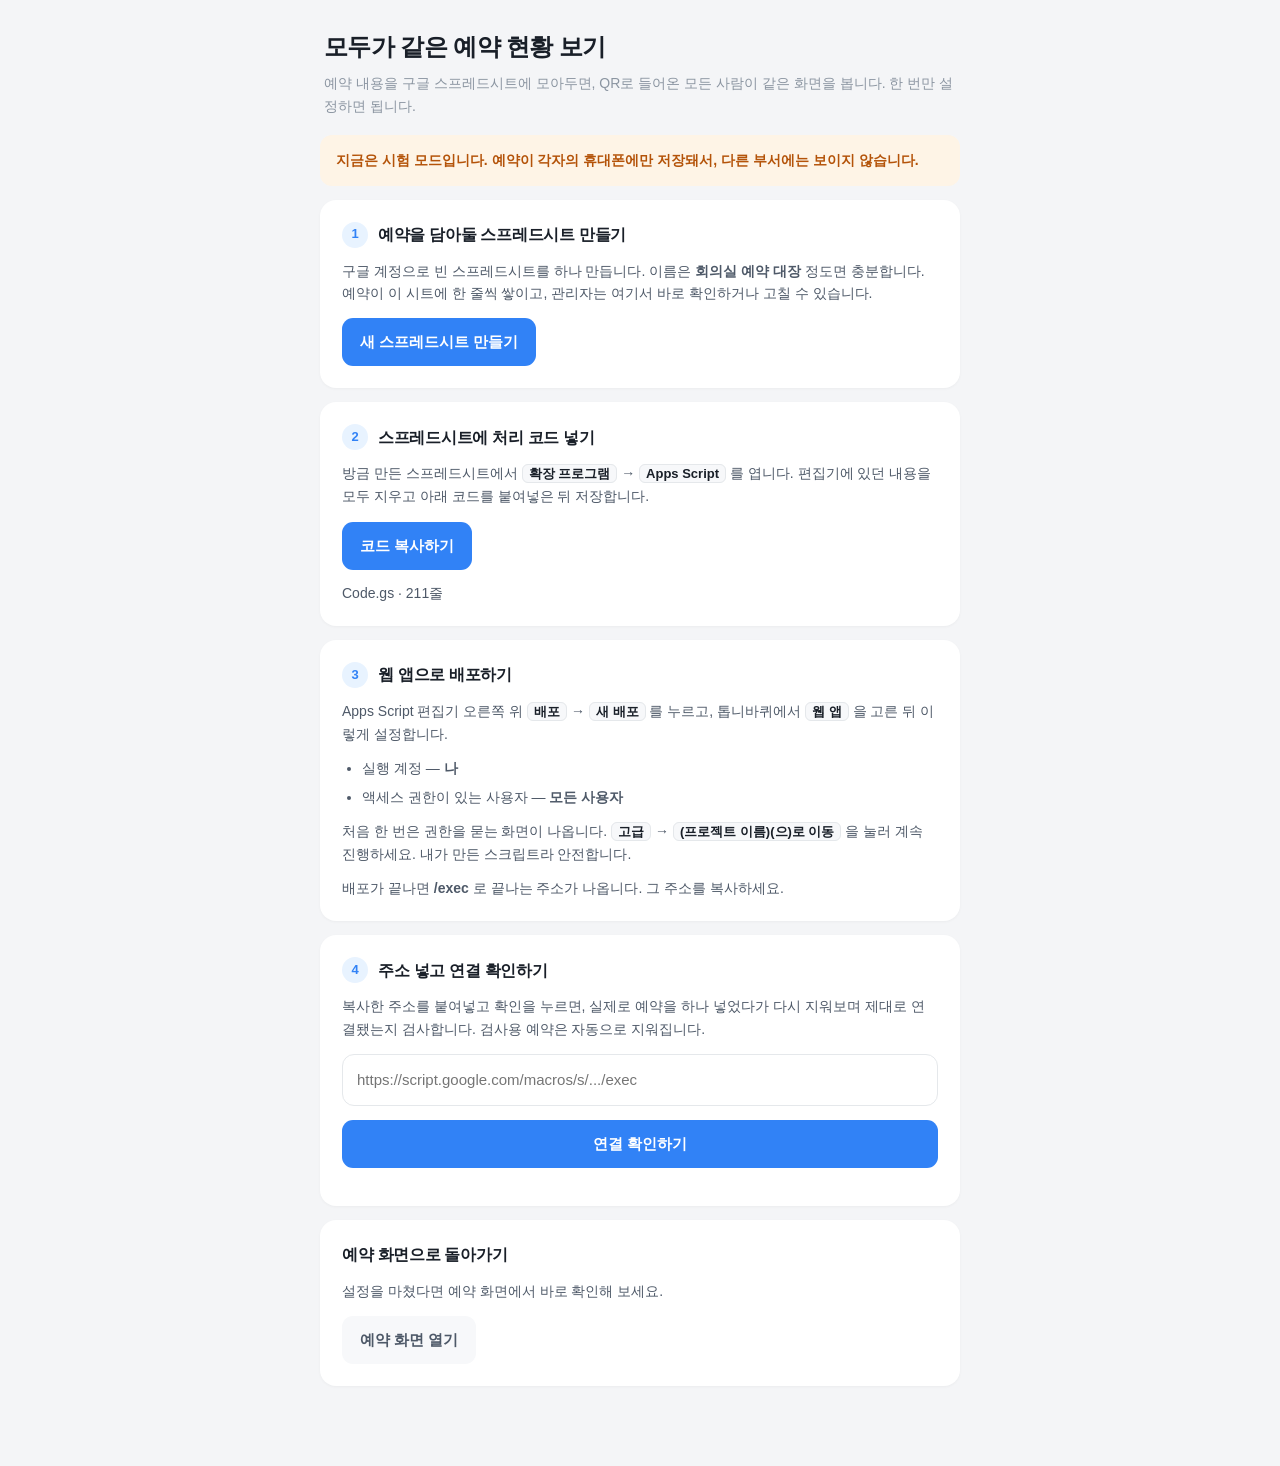
<file: setup.html>
<!DOCTYPE html>
<html lang="ko">
<head>
<meta charset="UTF-8">
<meta name="viewport" content="width=device-width, initial-scale=1.0">
<title>회의실 예약 - 공유 설정</title>
<link rel="icon" href="data:image/svg+xml,%3Csvg xmlns='http://www.w3.org/2000/svg' viewBox='0 0 100 100'%3E%3Ctext y='.9em' font-size='90'%3E%F0%9F%94%97%3C/text%3E%3C/svg%3E">
<style>
  :root {
    --bg: #f4f5f7;
    --surface: #ffffff;
    --surface-sub: #f7f8fa;
    --line: #e5e8eb;
    --text: #191f28;
    --text-2: #4e5968;
    --text-3: #8b95a1;
    --accent: #3182f6;
    --accent-soft: #e8f3ff;
    --accent-dark: #1b64da;
    --ok: #03b26c;
    --ok-soft: #e8faf3;
    --danger: #f04452;
    --danger-soft: #fff0f1;
    --warn: #b45309;
    --warn-soft: #fef4e6;
  }

  @media (prefers-color-scheme: dark) {
    :root {
      --bg: #16181d;
      --surface: #1f2229;
      --surface-sub: #262a33;
      --line: #333944;
      --text: #f2f4f6;
      --text-2: #c6ccd6;
      --text-3: #939aa6;
      --accent: #5a9dff;
      --accent-soft: #23324a;
      --accent-dark: #7fb4ff;
      --ok: #2ad598;
      --ok-soft: #16352b;
      --danger: #ff6b76;
      --danger-soft: #3a2226;
      --warn: #f0b464;
      --warn-soft: #362a18;
    }
  }

  * { margin: 0; padding: 0; box-sizing: border-box; }

  body {
    font-family: 'Pretendard', -apple-system, BlinkMacSystemFont, 'Malgun Gothic', 'Apple SD Gothic Neo', sans-serif;
    background: var(--bg);
    color: var(--text);
    line-height: 1.6;
    padding: 28px 16px 80px;
    font-size: 15px;
  }

  .wrap { max-width: 640px; margin: 0 auto; display: grid; gap: 14px; }

  header { padding: 0 4px 4px; }
  header h1 { font-size: 24px; font-weight: 800; letter-spacing: -0.6px; }
  header p { color: var(--text-3); font-size: 14px; margin-top: 6px; }

  .card {
    background: var(--surface);
    border-radius: 16px;
    padding: 22px;
    box-shadow: 0 1px 3px rgba(0, 0, 0, 0.04);
  }

  .card > h2 {
    font-size: 16px;
    font-weight: 700;
    letter-spacing: -0.3px;
    display: flex;
    align-items: center;
    gap: 10px;
  }

  .step-no {
    flex-shrink: 0;
    width: 26px;
    height: 26px;
    border-radius: 50%;
    background: var(--accent-soft);
    color: var(--accent);
    font-size: 13px;
    font-weight: 800;
    display: flex;
    align-items: center;
    justify-content: center;
  }

  .card p, .card li { color: var(--text-2); font-size: 14px; }
  .card > p, .card > ul, .card > ol { margin-top: 12px; }
  .card ul, .card ol { padding-left: 20px; display: grid; gap: 6px; }

  .why {
    background: var(--warn-soft);
    color: var(--warn);
    border-radius: 12px;
    padding: 14px 16px;
    font-size: 14px;
    font-weight: 600;
  }

  kbd {
    background: var(--surface-sub);
    border: 1px solid var(--line);
    border-radius: 6px;
    padding: 1px 6px;
    font: inherit;
    font-size: 13px;
    font-weight: 600;
    color: var(--text);
    white-space: nowrap;
  }

  .btn {
    display: inline-flex;
    align-items: center;
    justify-content: center;
    gap: 6px;
    border: none;
    border-radius: 11px;
    background: var(--accent);
    color: #fff;
    font: inherit;
    font-size: 15px;
    font-weight: 700;
    padding: 12px 18px;
    cursor: pointer;
    text-decoration: none;
    margin-top: 14px;
  }

  .btn:hover { background: var(--accent-dark); }
  .btn.ghost { background: var(--surface-sub); color: var(--text-2); }
  .btn.ghost:hover { background: var(--line); }
  .btn:disabled { opacity: 0.55; cursor: default; }
  .btn.block { width: 100%; }

  input[type='url'] {
    width: 100%;
    margin-top: 14px;
    padding: 13px 14px;
    border: 1.5px solid var(--line);
    border-radius: 12px;
    font: inherit;
    font-size: 15px;
    background: var(--surface);
    color: var(--text);
    outline: none;
  }

  input[type='url']:focus { border-color: var(--accent); }

  pre {
    margin-top: 14px;
    background: var(--surface-sub);
    border-radius: 12px;
    padding: 14px 16px;
    overflow-x: auto;
    font-family: ui-monospace, SFMono-Regular, Menlo, monospace;
    font-size: 13px;
    line-height: 1.7;
    color: var(--text);
  }

  .checks { margin-top: 16px; display: grid; gap: 8px; }

  .check {
    display: flex;
    align-items: flex-start;
    gap: 10px;
    font-size: 14px;
    color: var(--text-2);
    background: var(--surface-sub);
    border-radius: 10px;
    padding: 11px 13px;
  }

  .check .mark { flex-shrink: 0; font-weight: 800; width: 18px; text-align: center; }
  .check.ok { background: var(--ok-soft); color: var(--ok); font-weight: 600; }
  .check.bad { background: var(--danger-soft); color: var(--danger); font-weight: 600; }
  .check.run { background: var(--accent-soft); color: var(--accent); font-weight: 600; }

  .result {
    margin-top: 16px;
    border-radius: 12px;
    padding: 16px;
    font-size: 14px;
    font-weight: 600;
    line-height: 1.6;
  }

  .result.ok { background: var(--ok-soft); color: var(--ok); }
  .result.bad { background: var(--danger-soft); color: var(--danger); }

  .hint { font-size: 13px; color: var(--text-3); margin-top: 10px; }

  a { color: var(--accent); }

  @media (prefers-reduced-motion: no-preference) {
    .check { transition: background 0.2s, color 0.2s; }
  }
</style>
</head>
<body>
<div class="wrap">

  <header>
    <h1>모두가 같은 예약 현황 보기</h1>
    <p>예약 내용을 구글 스프레드시트에 모아두면, QR로 들어온 모든 사람이 같은 화면을 봅니다.
       한 번만 설정하면 됩니다.</p>
  </header>

  <div class="why" id="whyBox">
    지금은 <b>시험 모드</b>입니다. 예약이 각자의 휴대폰에만 저장돼서, 다른 부서에는 보이지 않습니다.
  </div>

  <div class="card">
    <h2><span class="step-no">1</span>예약을 담아둘 스프레드시트 만들기</h2>
    <p>구글 계정으로 빈 스프레드시트를 하나 만듭니다. 이름은 <b>회의실 예약 대장</b> 정도면 충분합니다.
       예약이 이 시트에 한 줄씩 쌓이고, 관리자는 여기서 바로 확인하거나 고칠 수 있습니다.</p>
    <a class="btn" href="https://sheets.new" target="_blank" rel="noopener">새 스프레드시트 만들기</a>
  </div>

  <div class="card">
    <h2><span class="step-no">2</span>스프레드시트에 처리 코드 넣기</h2>
    <p>방금 만든 스프레드시트에서 <kbd>확장 프로그램</kbd> → <kbd>Apps Script</kbd> 를 엽니다.
       편집기에 있던 내용을 모두 지우고 아래 코드를 붙여넣은 뒤 저장합니다.</p>
    <button class="btn" id="btnCopyCode" type="button">코드 복사하기</button>
    <p class="hint" id="codeHint"></p>
  </div>

  <div class="card">
    <h2><span class="step-no">3</span>웹 앱으로 배포하기</h2>
    <p>Apps Script 편집기 오른쪽 위 <kbd>배포</kbd> → <kbd>새 배포</kbd> 를 누르고,
       톱니바퀴에서 <kbd>웹 앱</kbd> 을 고른 뒤 이렇게 설정합니다.</p>
    <ul>
      <li>실행 계정 — <b>나</b></li>
      <li>액세스 권한이 있는 사용자 — <b>모든 사용자</b></li>
    </ul>
    <p>처음 한 번은 권한을 묻는 화면이 나옵니다.
       <kbd>고급</kbd> → <kbd>(프로젝트 이름)(으)로 이동</kbd> 을 눌러 계속 진행하세요.
       내가 만든 스크립트라 안전합니다.</p>
    <p>배포가 끝나면 <b>/exec</b> 로 끝나는 주소가 나옵니다. 그 주소를 복사하세요.</p>
  </div>

  <div class="card">
    <h2><span class="step-no">4</span>주소 넣고 연결 확인하기</h2>
    <p>복사한 주소를 붙여넣고 확인을 누르면, 실제로 예약을 하나 넣었다가 다시 지워보며
       제대로 연결됐는지 검사합니다. 검사용 예약은 자동으로 지워집니다.</p>
    <input type="url" id="gasUrl" placeholder="https://script.google.com/macros/s/.../exec" autocomplete="off">
    <button class="btn block" id="btnTest" type="button">연결 확인하기</button>
    <div class="checks" id="checks" hidden></div>
    <div class="result" id="result" hidden></div>
  </div>

  <div class="card" id="finalCard" hidden>
    <h2><span class="step-no">5</span>설정 파일에 넣기</h2>
    <p><code>assets/config.js</code> 파일에서 <b>backend</b> 부분을 아래 내용으로 바꾸고 저장하면 끝입니다.
       GitHub 저장소에서 파일을 열고 연필 아이콘을 눌러 바로 고칠 수 있습니다.</p>
    <pre id="snippet"></pre>
    <button class="btn" id="btnCopySnippet" type="button">설정 복사하기</button>
    <p class="hint">저장한 뒤 예약 화면을 새로고침하면 오른쪽 위 배지가
      <b>공유 서버 연결됨</b> 으로 바뀝니다.</p>
  </div>

  <div class="card">
    <h2>예약 화면으로 돌아가기</h2>
    <p>설정을 마쳤다면 예약 화면에서 바로 확인해 보세요.</p>
    <a class="btn ghost" href="./index.html">예약 화면 열기</a>
  </div>

</div>

<script type="module">
import { CONFIG } from './assets/config.js';

const $ = (id) => document.getElementById(id);

if (CONFIG.backend.mode === 'sheets' && CONFIG.backend.url.trim()) {
  $('whyBox').textContent = '이미 공유 설정이 끝났습니다. 아래에서 연결 상태를 다시 확인할 수 있습니다.';
  $('whyBox').style.background = 'var(--ok-soft)';
  $('whyBox').style.color = 'var(--ok)';
  $('gasUrl').value = CONFIG.backend.url;
}

/* ---- 2단계: Code.gs 복사 ---- */
let scriptSource = '';
fetch('./apps-script/Code.gs')
  .then((res) => (res.ok ? res.text() : Promise.reject(new Error(String(res.status)))))
  .then((text) => {
    scriptSource = text;
    $('codeHint').textContent = `Code.gs · ${text.split('\n').length}줄`;
  })
  .catch(() => {
    $('btnCopyCode').disabled = true;
    $('codeHint').innerHTML =
      '코드를 자동으로 불러오지 못했습니다. 저장소의 <b>apps-script/Code.gs</b> 파일을 직접 열어 복사하세요.';
  });

async function copy(text, button, done) {
  const label = button.textContent;
  try {
    await navigator.clipboard.writeText(text);
    button.textContent = done;
  } catch {
    button.textContent = '복사에 실패했어요 — 직접 선택해 주세요';
  }
  setTimeout(() => { button.textContent = label; }, 2200);
}

$('btnCopyCode').onclick = () => copy(scriptSource, $('btnCopyCode'), '복사했습니다 ✓');

/* ---- 4단계: 연결 확인 ---- */
const STEPS = [
  '주소에 응답이 오는지 확인',
  '예약 목록을 읽어오는지 확인',
  '예약이 저장되는지 확인',
  '저장된 예약이 모두에게 보이는지 확인',
  '검사용 예약 되돌리기',
];

function paintChecks(states) {
  $('checks').hidden = false;
  $('checks').innerHTML = STEPS.map((label, i) => {
    const state = states[i] || '';
    const mark = { ok: '✓', bad: '✕', run: '…' }[state] || '·';
    return `<div class="check ${state}"><span class="mark">${mark}</span><span>${label}</span></div>`;
  }).join('');
}

function fail(message, hint) {
  $('result').hidden = false;
  $('result').className = 'result bad';
  $('result').innerHTML = `${message}${hint ? `<br><span style="font-weight:500">${hint}</span>` : ''}`;
}

async function askServer(url, payload) {
  const res = await fetch(url, {
    method: 'POST',
    headers: { 'Content-Type': 'text/plain;charset=utf-8' },
    body: JSON.stringify(payload),
    redirect: 'follow',
  });
  return readJson(res);
}

async function readJson(res) {
  const text = await res.text();
  try {
    return JSON.parse(text);
  } catch {
    throw new Error('서버가 예약 데이터 대신 다른 화면을 돌려줬어요.');
  }
}

$('btnTest').onclick = async () => {
  const url = $('gasUrl').value.trim();
  $('result').hidden = true;
  $('finalCard').hidden = true;

  if (!/^https:\/\/script\.google(usercontent)?\.com\/macros\/s\/[^/]+\/exec$/.test(url)) {
    paintChecks([]);
    return fail(
      '주소 형식이 올바르지 않아요.',
      '<b>/exec</b> 로 끝나는 배포 주소여야 합니다. 편집기 주소(/edit)나 테스트 주소(/dev)는 쓸 수 없어요.',
    );
  }

  const button = $('btnTest');
  button.disabled = true;
  button.textContent = '확인하는 중…';
  const states = ['run'];
  paintChecks(states);

  // 실제 예약과 겹치지 않도록 먼 미래 날짜로 검사한다.
  const probe = {
    room: CONFIG.rooms[0].id,
    date: '2099-12-31',
    start: '23:00',
    end: '23:30',
    dept: '연결 확인',
    person: '자동 검사',
    purpose: '',
    contact: '',
    pinHash: `setup-check-${Math.random().toString(36).slice(2, 10)}`,
  };

  try {
    const listUrl = new URL(url);
    listUrl.searchParams.set('action', 'list');
    listUrl.searchParams.set('from', '2099-12-01');
    listUrl.searchParams.set('to', '2099-12-31');

    const first = await readJson(await fetch(listUrl, { redirect: 'follow' }));
    states[0] = 'ok';
    states[1] = first.ok ? 'ok' : 'bad';
    paintChecks(states);
    if (!first.ok) throw new Error(first.error || '목록을 읽지 못했어요.');

    states[2] = 'run';
    paintChecks(states);
    const created = await askServer(url, { action: 'create', reservation: probe });
    states[2] = created.ok ? 'ok' : 'bad';
    paintChecks(states);
    if (!created.ok) throw new Error(created.error || '예약을 저장하지 못했어요.');

    states[3] = 'run';
    paintChecks(states);
    const again = await readJson(await fetch(listUrl, { redirect: 'follow' }));
    const found = again.ok && again.data.some((r) => r.id === created.data.id);
    states[3] = found ? 'ok' : 'bad';
    paintChecks(states);
    if (!found) throw new Error('저장은 됐는데 목록에서 다시 찾지 못했어요.');
    if (again.data.some((r) => r.pinHash)) {
      throw new Error('서버가 비밀번호 값을 함께 내려보내고 있어요. Code.gs 를 최신 내용으로 다시 붙여넣어 주세요.');
    }

    states[4] = 'run';
    paintChecks(states);
    const removed = await askServer(url, { action: 'cancel', id: created.data.id, pinHash: probe.pinHash });
    states[4] = removed.ok ? 'ok' : 'bad';
    paintChecks(states);
    if (!removed.ok) throw new Error(removed.error || '검사용 예약을 지우지 못했어요.');

    $('result').hidden = false;
    $('result').className = 'result ok';
    $('result').innerHTML = '연결됐습니다. 이제 마지막 5단계만 하면 모든 부서가 같은 예약 현황을 봅니다.';
    $('snippet').textContent = `backend: {\n  mode: 'sheets',\n  url: '${url}',\n},`;
    $('finalCard').hidden = false;
    $('finalCard').scrollIntoView({ behavior: 'smooth', block: 'start' });
  } catch (err) {
    const i = states.findIndex((s) => s === 'run');
    if (i >= 0) states[i] = 'bad';
    paintChecks(states);
    const known = {
      'Failed to fetch': [
        '주소에 연결하지 못했어요.',
        '주소가 맞는지, 배포할 때 <b>액세스 권한이 있는 사용자</b>를 <b>모든 사용자</b>로 두었는지 확인해 주세요.',
      ],
      '서버가 예약 데이터 대신 다른 화면을 돌려줬어요.': [
        '서버가 예약 데이터 대신 다른 화면을 돌려줬어요.',
        '보통 로그인 화면이 대신 나온 경우입니다. 액세스 권한을 <b>모든 사용자</b>로 바꾸고 <b>새 배포</b>를 다시 만들어 주세요.',
      ],
    };
    const [message, hint] = known[err.message] || [err.message, ''];
    fail(message, hint);
  } finally {
    button.disabled = false;
    button.textContent = '연결 확인하기';
  }
};

$('btnCopySnippet').onclick = () => copy($('snippet').textContent, $('btnCopySnippet'), '복사했습니다 ✓');
</script>
</body>
</html>
</file>
<file: assets/style.css>
:root {
  --bg: #f4f5f7;
  --surface: #ffffff;
  --surface-sub: #f7f8fa;
  --line: #e5e8eb;
  --line-soft: #f0f1f3;
  --text: #191f28;
  --text-2: #4e5968;
  --text-3: #8b95a1;
  --text-4: #b0b8c1;
  --accent: #3182f6;
  --accent-soft: #e8f3ff;
  --accent-dark: #1b64da;
  --danger: #f04452;
  --danger-soft: #fff0f1;
  --warn: #b45309;
  --warn-soft: #fef4e6;
  --warn-line: #f6dfba;
  --ok: #03b26c;
  --shadow: 0 1px 3px rgba(0, 0, 0, 0.04);
  --shadow-lg: 0 -6px 28px rgba(0, 0, 0, 0.14);
  --radius: 16px;
}

@media (prefers-color-scheme: dark) {
  :root {
    --bg: #16181d;
    --surface: #1f2229;
    --surface-sub: #262a33;
    --line: #333944;
    --line-soft: #2a2f38;
    --text: #f2f4f6;
    --text-2: #c6ccd6;
    --text-3: #939aa6;
    --text-4: #6b7280;
    --accent: #5a9dff;
    --accent-soft: #23324a;
    --accent-dark: #7fb4ff;
    --danger: #ff6b76;
    --danger-soft: #3a2226;
    --warn: #f0b464;
    --warn-soft: #362a18;
    --warn-line: #4d3a1e;
    --shadow: none;
    --shadow-lg: 0 -6px 28px rgba(0, 0, 0, 0.5);
  }
}

* {
  margin: 0;
  padding: 0;
  box-sizing: border-box;
  -webkit-tap-highlight-color: transparent;
}

/* display 를 지정한 클래스가 hidden 속성을 덮어쓰지 않도록 한다. */
[hidden] {
  display: none !important;
}

body {
  font-family: 'Pretendard', -apple-system, BlinkMacSystemFont, 'Malgun Gothic', 'Apple SD Gothic Neo', sans-serif;
  background: var(--bg);
  color: var(--text);
  min-height: 100vh;
  -webkit-font-smoothing: antialiased;
  font-size: 15px;
  line-height: 1.5;
}

.wrap {
  max-width: 720px;
  margin: 0 auto;
  padding: 0 16px;
}

/* ---------- 헤더 ---------- */
.app-header {
  background: var(--surface);
  border-bottom: 1px solid var(--line-soft);
  position: sticky;
  top: 0;
  z-index: 50;
}

.app-header .wrap {
  display: flex;
  align-items: center;
  justify-content: space-between;
  gap: 12px;
  padding-top: 16px;
  padding-bottom: 16px;
}

.app-header h1 {
  font-size: 20px;
  font-weight: 800;
  letter-spacing: -0.5px;
}

.app-header p {
  font-size: 13px;
  color: var(--text-3);
  margin-top: 2px;
}

.storage-badge {
  font-size: 11px;
  font-weight: 700;
  padding: 5px 10px;
  border-radius: 999px;
  background: var(--surface-sub);
  color: var(--text-3);
  white-space: nowrap;
}

.storage-badge.shared {
  background: var(--accent-soft);
  color: var(--accent);
}

/* ---------- 시험 모드 알림 ---------- */
.mode-banner {
  display: flex;
  align-items: center;
  gap: 12px;
  margin-top: 12px;
  padding: 14px 16px;
  border-radius: var(--radius);
  background: var(--warn-soft);
  border: 1px solid var(--warn-line);
  color: var(--warn);
  text-decoration: none;
}

.mode-banner:hover { border-color: var(--warn); }

.mode-banner-mark {
  flex-shrink: 0;
  width: 24px;
  height: 24px;
  border-radius: 50%;
  background: var(--warn);
  color: var(--warn-soft);
  font-size: 14px;
  font-weight: 800;
  display: flex;
  align-items: center;
  justify-content: center;
}

.mode-banner-text {
  flex: 1;
  font-size: 13px;
  line-height: 1.5;
}

.mode-banner-text b {
  display: block;
  font-size: 14px;
  font-weight: 700;
  margin-bottom: 1px;
}

.mode-banner svg { flex-shrink: 0; }

/* ---------- 카드 ---------- */
/* 하단 고정 버튼에 마지막 카드가 가리지 않도록 여백을 준다. (.wrap 보다 우선해야 함) */
main.wrap {
  padding-bottom: 108px;
}

.card {
  background: var(--surface);
  border-radius: var(--radius);
  box-shadow: var(--shadow);
  margin-top: 12px;
  overflow: hidden;
}

.card-head {
  display: flex;
  align-items: flex-end;
  justify-content: space-between;
  gap: 12px;
  padding: 20px 20px 12px;
}

.card-head h2 {
  font-size: 17px;
  font-weight: 700;
  letter-spacing: -0.3px;
}

.card-head p {
  font-size: 13px;
  color: var(--text-3);
  margin-top: 2px;
}

.link-btn {
  border: none;
  background: none;
  font: inherit;
  font-size: 13px;
  font-weight: 600;
  color: var(--text-3);
  cursor: pointer;
  padding: 4px;
}

.link-btn:hover {
  color: var(--accent);
}

/* ---------- 달력 ---------- */
.cal-nav {
  display: flex;
  align-items: center;
  gap: 8px;
  padding: 18px 20px 10px;
}

.cal-month {
  font-size: 18px;
  font-weight: 700;
  letter-spacing: -0.3px;
  flex: 1;
}

.icon-btn {
  width: 34px;
  height: 34px;
  border: none;
  border-radius: 10px;
  background: var(--surface-sub);
  color: var(--text-2);
  cursor: pointer;
  display: flex;
  align-items: center;
  justify-content: center;
  flex-shrink: 0;
}

.icon-btn:hover {
  background: var(--accent-soft);
  color: var(--accent);
}

.chip-btn {
  border: none;
  border-radius: 10px;
  background: var(--surface-sub);
  color: var(--text-2);
  font: inherit;
  font-size: 13px;
  font-weight: 600;
  padding: 7px 12px;
  cursor: pointer;
}

.chip-btn:hover {
  background: var(--accent-soft);
  color: var(--accent);
}

.cal-grid {
  display: grid;
  grid-template-columns: repeat(7, 1fr);
  gap: 2px;
  padding: 0 12px 8px;
}

.cal-dow {
  text-align: center;
  font-size: 12px;
  font-weight: 600;
  color: var(--text-3);
  padding: 6px 0;
}

.cal-dow.sun { color: var(--danger); }
.cal-dow.sat { color: var(--accent); }

.cal-cell {
  aspect-ratio: 1 / 1;
  /* 그리드 칸이 내용 크기 때문에 넓어져 달력이 화면 밖으로 나가는 것을 막는다. */
  min-width: 0;
  border: none;
  background: none;
  font: inherit;
  border-radius: 12px;
  display: flex;
  flex-direction: column;
  align-items: center;
  justify-content: center;
  gap: 3px;
  cursor: pointer;
  color: var(--text);
  padding: 0;
}

.cal-cell:disabled {
  cursor: default;
  color: var(--text-4);
}

.cal-cell.empty {
  visibility: hidden;
}

.cal-cell:hover:not(:disabled) {
  background: var(--surface-sub);
}

.cal-cell .num {
  font-size: 14px;
  font-weight: 500;
  line-height: 1;
}

.cal-cell.today .num {
  color: var(--accent);
  font-weight: 800;
}

.cal-cell.selected {
  background: var(--accent) !important;
  color: #fff;
}

.cal-cell.selected .num {
  color: #fff;
  font-weight: 700;
}

.cal-dots {
  display: flex;
  gap: 2px;
  height: 5px;
}

.cal-dots i {
  width: 5px;
  height: 5px;
  border-radius: 50%;
  display: block;
}

.cal-cell.selected .cal-dots i {
  background: rgba(255, 255, 255, 0.85) !important;
}

.legend {
  display: flex;
  flex-wrap: wrap;
  gap: 14px;
  padding: 4px 20px 18px;
}

.legend span {
  display: flex;
  align-items: center;
  gap: 6px;
  font-size: 12px;
  color: var(--text-3);
  font-weight: 600;
}

.legend i {
  width: 9px;
  height: 9px;
  border-radius: 3px;
  display: block;
}

/* ---------- 타임라인 ---------- */
.tl-head,
.tl-body {
  display: grid;
  gap: 6px;
  padding: 0 16px;
}

.tl-head {
  padding-bottom: 8px;
}

.tl-room {
  text-align: center;
  font-size: 13px;
  font-weight: 700;
  padding: 7px 4px;
  border-radius: 9px;
  background: var(--surface-sub);
  overflow: hidden;
  text-overflow: ellipsis;
  white-space: nowrap;
}

.tl-body {
  padding-bottom: 18px;
}

.tl-axis {
  position: relative;
}

.tl-axis span {
  position: absolute;
  right: 6px;
  font-size: 11px;
  color: var(--text-3);
  transform: translateY(-6px);
  font-variant-numeric: tabular-nums;
}

.tl-col {
  position: relative;
  border: 1px solid var(--line-soft);
  border-radius: 10px;
  overflow: hidden;
  background: var(--surface-sub);
}

.tl-slot {
  position: absolute;
  left: 0;
  right: 0;
  border: none;
  background: none;
  padding: 0;
  cursor: pointer;
  border-top: 1px solid var(--line-soft);
}

.tl-slot:first-child {
  border-top: none;
}

.tl-slot.hour {
  border-top-color: var(--line);
}

.tl-slot:hover {
  background: var(--accent-soft);
}

.tl-slot:disabled {
  cursor: default;
  background: repeating-linear-gradient(
    45deg,
    transparent,
    transparent 5px,
    var(--line-soft) 5px,
    var(--line-soft) 10px
  );
}

.tl-block {
  position: absolute;
  left: 3px;
  right: 3px;
  border-radius: 7px;
  padding: 4px 7px;
  color: #fff;
  overflow: hidden;
  font-size: 11px;
  line-height: 1.25;
  cursor: pointer;
  border: none;
  text-align: left;
  display: block;
}

.tl-block b {
  font-size: 12px;
  font-weight: 700;
  display: block;
  overflow: hidden;
  text-overflow: ellipsis;
  white-space: nowrap;
}

.tl-block small {
  opacity: 0.85;
  display: block;
  overflow: hidden;
  text-overflow: ellipsis;
  white-space: nowrap;
}

/* ---------- 예약 목록 ---------- */
.res-list {
  padding: 4px 12px 16px;
}

.res-item {
  display: flex;
  align-items: center;
  gap: 12px;
  padding: 12px;
  border-radius: 12px;
}

.res-item + .res-item {
  margin-top: 4px;
}

.res-item:hover {
  background: var(--surface-sub);
}

.res-bar {
  width: 4px;
  align-self: stretch;
  border-radius: 2px;
  flex-shrink: 0;
}

.res-main {
  flex: 1;
  min-width: 0;
}

.res-title {
  font-size: 15px;
  font-weight: 600;
  letter-spacing: -0.2px;
}

.res-sub {
  font-size: 13px;
  color: var(--text-3);
  overflow: hidden;
  text-overflow: ellipsis;
  white-space: nowrap;
}

.res-time {
  font-size: 14px;
  font-weight: 700;
  font-variant-numeric: tabular-nums;
  white-space: nowrap;
  color: var(--text-2);
}

.res-cancel {
  width: 30px;
  height: 30px;
  border: none;
  border-radius: 8px;
  background: none;
  color: var(--text-4);
  cursor: pointer;
  flex-shrink: 0;
  display: flex;
  align-items: center;
  justify-content: center;
}

.res-cancel:hover {
  background: var(--danger-soft);
  color: var(--danger);
}

.empty {
  text-align: center;
  padding: 40px 20px;
  color: var(--text-3);
  font-size: 14px;
}

.empty .big {
  font-size: 34px;
  display: block;
  margin-bottom: 10px;
  opacity: 0.7;
}

.notice {
  margin: 12px 0 0;
  padding: 12px 14px;
  border-radius: 12px;
  background: var(--danger-soft);
  color: var(--danger);
  font-size: 13px;
  font-weight: 600;
}

/* ---------- 하단 버튼 ---------- */
.fab-bar {
  position: fixed;
  left: 0;
  right: 0;
  bottom: 0;
  padding: 12px 16px max(12px, env(safe-area-inset-bottom));
  background: linear-gradient(to top, var(--bg) 62%, transparent);
  z-index: 40;
  /* 그라데이션이 덮는 투명한 영역이 아래쪽 카드의 클릭을 막지 않도록 한다. */
  pointer-events: none;
}

.fab-bar .wrap {
  padding: 0 16px;
}

.fab-bar .btn-primary {
  pointer-events: auto;
}

.btn-primary {
  width: 100%;
  padding: 16px;
  border: none;
  border-radius: 14px;
  background: var(--accent);
  color: #fff;
  font: inherit;
  font-size: 16px;
  font-weight: 700;
  cursor: pointer;
  letter-spacing: -0.3px;
}

.btn-primary:hover { background: var(--accent-dark); }
.btn-primary:active { transform: scale(0.99); }
.btn-primary:disabled { opacity: 0.55; cursor: default; }

/* ---------- 바텀시트 ---------- */
.overlay {
  position: fixed;
  inset: 0;
  background: rgba(0, 0, 0, 0.45);
  z-index: 100;
  display: none;
  align-items: flex-end;
  justify-content: center;
}

.overlay.show { display: flex; }

.sheet {
  background: var(--surface);
  border-radius: 22px 22px 0 0;
  width: 100%;
  max-width: 720px;
  max-height: 92vh;
  overflow-y: auto;
  padding: 10px 20px max(24px, env(safe-area-inset-bottom));
  animation: slideUp 0.28s cubic-bezier(0.32, 1.3, 0.6, 1);
}

@keyframes slideUp {
  from { transform: translateY(100%); }
  to { transform: translateY(0); }
}

.sheet-handle {
  width: 36px;
  height: 4px;
  border-radius: 2px;
  background: var(--line);
  margin: 8px auto 18px;
}

.sheet h3 {
  font-size: 19px;
  font-weight: 700;
  letter-spacing: -0.3px;
}

.sheet .desc {
  font-size: 14px;
  color: var(--text-3);
  margin-top: 4px;
  margin-bottom: 20px;
}

.field { margin-bottom: 16px; }

.field label {
  display: block;
  font-size: 13px;
  font-weight: 600;
  color: var(--text-2);
  margin-bottom: 7px;
}

.field .opt {
  font-weight: 500;
  color: var(--text-4);
}

.input {
  width: 100%;
  padding: 13px 14px;
  border: 1.5px solid var(--line);
  border-radius: 12px;
  font: inherit;
  font-size: 16px;
  color: var(--text);
  background: var(--surface);
  outline: none;
}

.input::placeholder { color: var(--text-4); }

.input:focus {
  border-color: var(--accent);
  box-shadow: 0 0 0 3px var(--accent-soft);
}

select.input {
  appearance: none;
  background-image: url("data:image/svg+xml,%3Csvg xmlns='http://www.w3.org/2000/svg' width='16' height='16' fill='%238b95a1' viewBox='0 0 16 16'%3E%3Cpath d='M4.646 5.646a.5.5 0 01.708 0L8 8.293l2.646-2.647a.5.5 0 01.708.708l-3 3a.5.5 0 01-.708 0l-3-3a.5.5 0 010-.708z'/%3E%3C/svg%3E");
  background-repeat: no-repeat;
  background-position: right 12px center;
  padding-right: 36px;
}

.row-2 {
  display: grid;
  grid-template-columns: 1fr 1fr;
  gap: 10px;
}

.seg {
  display: grid;
  grid-template-columns: repeat(auto-fit, minmax(150px, 1fr));
  gap: 8px;
}

.seg button {
  border: 1.5px solid var(--line);
  background: var(--surface);
  border-radius: 12px;
  padding: 12px;
  font: inherit;
  font-size: 15px;
  font-weight: 600;
  color: var(--text-2);
  cursor: pointer;
  display: flex;
  align-items: center;
  justify-content: center;
  gap: 8px;
}

.seg button i {
  width: 9px;
  height: 9px;
  border-radius: 3px;
  display: block;
}

.seg button[aria-pressed='true'] {
  border-color: var(--accent);
  background: var(--accent-soft);
  color: var(--accent);
}

.sheet-actions {
  display: flex;
  gap: 8px;
  margin-top: 22px;
}

.sheet-actions button {
  flex: 1;
  padding: 15px;
  border: none;
  border-radius: 12px;
  font: inherit;
  font-size: 16px;
  font-weight: 700;
  cursor: pointer;
}

.btn-ghost {
  background: var(--surface-sub);
  color: var(--text-2);
}

.btn-danger {
  background: var(--danger);
  color: #fff;
}

.summary-box {
  background: var(--surface-sub);
  border-radius: 12px;
  padding: 14px;
  font-size: 14px;
  color: var(--text-2);
  margin-bottom: 18px;
  line-height: 1.7;
}

.summary-box b { color: var(--text); }

/* ---------- 토스트 ---------- */
.toast {
  position: fixed;
  left: 50%;
  bottom: 96px;
  transform: translateX(-50%) translateY(140px);
  background: #24282f;
  color: #fff;
  padding: 13px 20px;
  border-radius: 13px;
  font-size: 14px;
  font-weight: 600;
  z-index: 200;
  max-width: calc(100% - 40px);
  text-align: center;
  transition: transform 0.32s cubic-bezier(0.34, 1.5, 0.64, 1);
  pointer-events: none;
}

.toast.show { transform: translateX(-50%) translateY(0); }
.toast.error { background: var(--danger); }
.toast.ok { background: var(--ok); }

@media (max-width: 420px) {
  .app-header h1 { font-size: 18px; }
  .cal-grid { padding: 0 8px 8px; }
  .tl-head, .tl-body { padding: 0 12px; }
}
</file>
